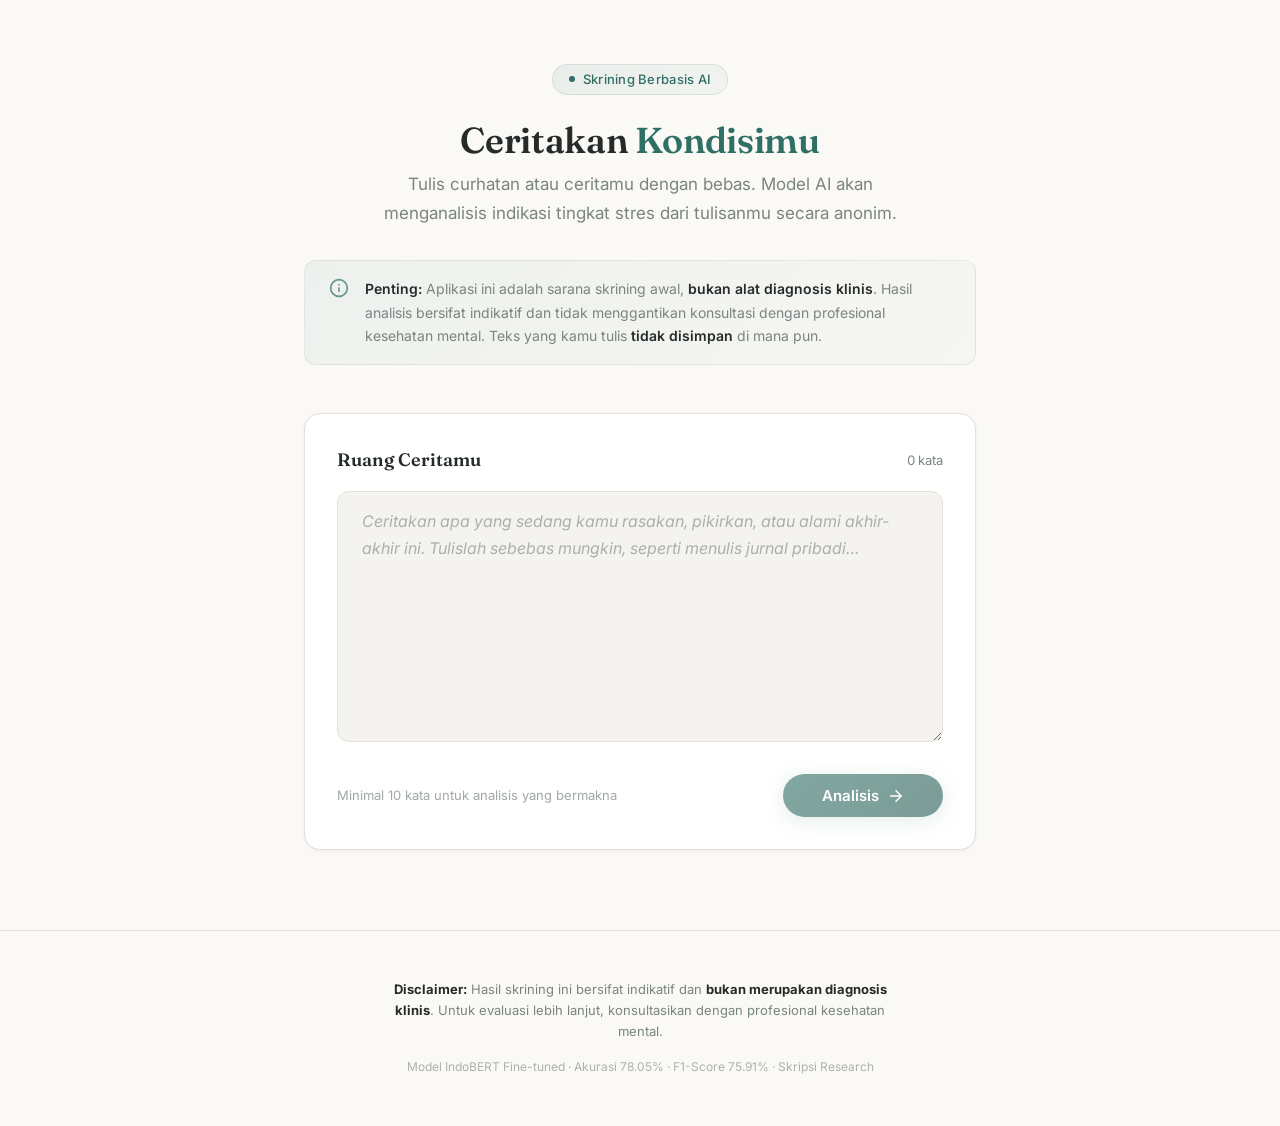
<file: frontend/index.html>
<!DOCTYPE html>
<html lang="id">
<head>
  <meta charset="UTF-8">
  <meta name="viewport" content="width=device-width, initial-scale=1.0">
  <meta name="description" content="Aplikasi skrining awal tingkat stres santri berbasis analisis teks menggunakan model IndoBERT. Bukan alat diagnosis klinis.">
  <meta name="robots" content="noindex, nofollow">
  <title>Skrining Stres Santri — Berbasis IndoBERT</title>

  <!-- Fonts: Fraunces (heading) + Inter (body) -->
  <link rel="preconnect" href="https://fonts.googleapis.com">
  <link rel="preconnect" href="https://fonts.gstatic.com" crossorigin>
  <link href="https://fonts.googleapis.com/css2?family=Fraunces:opsz,wght@9..144,400;9..144,500;9..144,600;9..144,700&family=Inter:wght@400;500;600;700&display=swap" rel="stylesheet">

  <link rel="stylesheet" href="style.css">
</head>
<body>

  <!-- ═══ Loading Overlay (FR-03) ═══ -->
  <div class="loading-overlay" id="loadingOverlay" aria-live="assertive" aria-label="Memproses analisis">
    <div class="loading-spinner-large"></div>
    <p class="loading-text">Menganalisis tulisanmu…</p>
    <p class="loading-subtext">Model sedang memproses narasi, mohon tunggu sebentar.</p>
  </div>

  <!-- ═══ Main Content ═══ -->
  <main class="container" role="main">

    <!-- ─── Header ─── -->
    <header class="app-header">
      <div class="header-badge">
        <span class="badge-dot"></span>
        Skrining Berbasis AI
      </div>
      <h1>Ceritakan <span class="highlight">Kondisimu</span></h1>
      <p class="header-subtitle">
        Tulis curhatan atau ceritamu dengan bebas. Model AI akan menganalisis 
        indikasi tingkat stres dari tulisanmu secara anonim.
      </p>
    </header>

    <!-- ─── Disclaimer (FR-06) ─── -->
    <div class="disclaimer-banner" id="disclaimerBanner" role="note">
      <svg class="disclaimer-icon" viewBox="0 0 24 24" fill="none" stroke="currentColor" stroke-width="2" stroke-linecap="round" stroke-linejoin="round">
        <circle cx="12" cy="12" r="10"></circle>
        <line x1="12" y1="16" x2="12" y2="12"></line>
        <line x1="12" y1="8" x2="12.01" y2="8"></line>
      </svg>
      <p>
        <strong>Penting:</strong> Aplikasi ini adalah sarana skrining awal, 
        <strong>bukan alat diagnosis klinis</strong>. Hasil analisis bersifat indikatif 
        dan tidak menggantikan konsultasi dengan profesional kesehatan mental. 
        Teks yang kamu tulis <strong>tidak disimpan</strong> di mana pun.
      </p>
    </div>

    <!-- ─── Error Message ─── -->
    <div class="error-message" id="errorMessage" role="alert">
      <svg class="error-icon" viewBox="0 0 24 24" fill="none" stroke="currentColor" stroke-width="2" stroke-linecap="round" stroke-linejoin="round">
        <circle cx="12" cy="12" r="10"></circle>
        <line x1="15" y1="9" x2="9" y2="15"></line>
        <line x1="9" y1="9" x2="15" y2="15"></line>
      </svg>
      <span id="errorText"></span>
    </div>

    <!-- ─── Input Card (FR-01) ─── -->
    <section class="input-card" id="inputCard">
      <div class="input-card-header">
        <label for="inputTeks">Ruang Ceritamu</label>
        <span class="word-counter" id="wordCounter">0 kata</span>
      </div>

      <textarea 
        id="inputTeks" 
        class="input-textarea" 
        placeholder="Ceritakan apa yang sedang kamu rasakan, pikirkan, atau alami akhir-akhir ini. Tulislah sebebas mungkin, seperti menulis jurnal pribadi…"
        rows="8"
        aria-describedby="inputHint"
      ></textarea>

      <div class="input-actions">
        <span class="input-hint" id="inputHint">Minimal 10 kata untuk analisis yang bermakna</span>
        <button type="button" class="btn-primary" id="btnAnalisis" disabled>
          <span id="btnText">Analisis</span>
          <svg class="btn-icon" id="btnIcon" viewBox="0 0 24 24" fill="none" stroke="currentColor" stroke-width="2" stroke-linecap="round" stroke-linejoin="round">
            <line x1="5" y1="12" x2="19" y2="12"></line>
            <polyline points="12 5 19 12 12 19"></polyline>
          </svg>
          <div class="spinner" id="btnSpinner" style="display:none;"></div>
        </button>
      </div>
    </section>

    <!-- ═══ Kartu Refleksi (FR-04) ═══ -->
    <section class="result-section" id="resultSection" aria-live="polite">
      <div class="refleksi-card" id="resultCard">
        
        <!-- Decorative accent strip -->
        <div class="refleksi-accent" id="refleksiAccent"></div>

        <!-- Refleksi Header -->
        <div class="refleksi-header">
          <div class="refleksi-icon-wrap" id="refleksiIconWrap">
            <svg class="refleksi-icon" id="refleksiIcon" viewBox="0 0 24 24" fill="none" stroke="currentColor" stroke-width="1.5" stroke-linecap="round" stroke-linejoin="round">
              <!-- Icon set by JS per level -->
            </svg>
          </div>
          <div>
            <h2 class="refleksi-title">Kartu Refleksi</h2>
            <p class="refleksi-subtitle" id="refleksiSubtitle">Hasil skrining awal — bukan diagnosis klinis</p>
          </div>
        </div>

        <!-- Pesan Reflektif -->
        <div class="refleksi-body">
          <p class="refleksi-message" id="resultMessage"></p>
          <p class="refleksi-reminder">
            <svg width="14" height="14" viewBox="0 0 24 24" fill="none" stroke="currentColor" stroke-width="2" stroke-linecap="round" stroke-linejoin="round">
              <circle cx="12" cy="12" r="10"></circle>
              <line x1="12" y1="16" x2="12" y2="12"></line>
              <line x1="12" y1="8" x2="12.01" y2="8"></line>
            </svg>
            Ini adalah skrining awal berbasis AI, bukan penilaian profesional.
          </p>
        </div>

        <!-- Confidence Scores (collapsible) -->
        <details class="confidence-details">
          <summary>Lihat detail distribusi model</summary>
          <div class="confidence-bar-group">
            <div class="confidence-bar-item">
              <span class="confidence-label">Normal</span>
              <div class="confidence-bar-track">
                <div class="confidence-bar-fill bar-normal" id="barNormal"></div>
              </div>
              <span class="confidence-value" id="valNormal">0%</span>
            </div>
            <div class="confidence-bar-item">
              <span class="confidence-label">Sedang</span>
              <div class="confidence-bar-track">
                <div class="confidence-bar-fill bar-sedang" id="barSedang"></div>
              </div>
              <span class="confidence-value" id="valSedang">0%</span>
            </div>
            <div class="confidence-bar-item">
              <span class="confidence-label">Tinggi</span>
              <div class="confidence-bar-track">
                <div class="confidence-bar-fill bar-tinggi" id="barTinggi"></div>
              </div>
              <span class="confidence-value" id="valTinggi">0%</span>
            </div>
          </div>
        </details>

        <!-- Rujukan (FR-05) — muncul otomatis saat Tinggi -->
        <div class="rujukan-section" id="rujukanSection" style="display:none;" role="complementary" aria-label="Informasi bantuan dan rujukan">
          <div class="rujukan-header">
            <svg class="rujukan-icon" viewBox="0 0 24 24" fill="none" stroke="currentColor" stroke-width="2" stroke-linecap="round" stroke-linejoin="round">
              <path d="M20.84 4.61a5.5 5.5 0 0 0-7.78 0L12 5.67l-1.06-1.06a5.5 5.5 0 0 0-7.78 7.78l1.06 1.06L12 21.23l7.78-7.78 1.06-1.06a5.5 5.5 0 0 0 0-7.78z"></path>
            </svg>
            <h3>Kamu Tidak Sendiri</h3>
          </div>
          <p class="rujukan-intro">Ada orang-orang yang siap mendengarkan dan membantumu. Jangan ragu untuk menghubungi:</p>
          <div class="rujukan-list">
            <div class="rujukan-item">
              <div class="rujukan-item-icon">
                <svg viewBox="0 0 24 24" fill="none" stroke="currentColor" stroke-width="2" stroke-linecap="round" stroke-linejoin="round">
                  <path d="M17 21v-2a4 4 0 0 0-4-4H5a4 4 0 0 0-4 4v2"></path>
                  <circle cx="9" cy="7" r="4"></circle>
                  <path d="M23 21v-2a4 4 0 0 0-3-3.87"></path>
                  <path d="M16 3.13a4 4 0 0 1 0 7.75"></path>
                </svg>
              </div>
              <div class="rujukan-item-content">
                <h4>Konselor/Pendamping Pondok</h4>
                <p id="rujukanInternal">Silakan hubungi pengurus pondok untuk informasi konselor yang tersedia.</p>
              </div>
            </div>
            <div class="rujukan-item">
              <div class="rujukan-item-icon">
                <svg viewBox="0 0 24 24" fill="none" stroke="currentColor" stroke-width="2" stroke-linecap="round" stroke-linejoin="round">
                  <path d="M22 16.92v3a2 2 0 0 1-2.18 2 19.79 19.79 0 0 1-8.63-3.07 19.5 19.5 0 0 1-6-6 19.79 19.79 0 0 1-3.07-8.67A2 2 0 0 1 4.11 2h3a2 2 0 0 1 2 1.72 12.84 12.84 0 0 0 .7 2.81 2 2 0 0 1-.45 2.11L8.09 9.91a16 16 0 0 0 6 6l1.27-1.27a2 2 0 0 1 2.11-.45 12.84 12.84 0 0 0 2.81.7A2 2 0 0 1 22 16.92z"></path>
                </svg>
              </div>
              <div class="rujukan-item-content">
                <h4>Kontak Eksternal</h4>
                <p id="rujukanEksternal">Biro Psikologi Psy Up: 089507520507 (SETIAP HARI: 08.00 - 20.00 WIB)</p>
              </div>
            </div>
          </div>
        </div>

        <!-- Reset Button -->
        <div style="text-align: center;">
          <button type="button" class="btn-reset" id="btnReset">
            <svg class="btn-icon" viewBox="0 0 24 24" fill="none" stroke="currentColor" stroke-width="2" stroke-linecap="round" stroke-linejoin="round">
              <polyline points="1 4 1 10 7 10"></polyline>
              <path d="M3.51 15a9 9 0 1 0 2.13-9.36L1 10"></path>
            </svg>
            Tulis Cerita Baru
          </button>
        </div>

      </div>
    </section>

  </main>

  <!-- ═══ Footer (FR-06 — disclaimer permanen) ═══ -->
  <footer class="app-footer">
    <div class="container">
      <p class="footer-disclaimer">
        <strong>Disclaimer:</strong> Hasil skrining ini bersifat indikatif dan 
        <strong>bukan merupakan diagnosis klinis</strong>. Untuk evaluasi lebih lanjut, 
        konsultasikan dengan profesional kesehatan mental.
      </p>
      <p class="footer-meta">
        Model IndoBERT Fine-tuned · Akurasi 78.05% · F1-Score 75.91% · Skripsi Research
      </p>
    </div>
  </footer>

  <script src="script.js"></script>
</body>
</html>
</file>
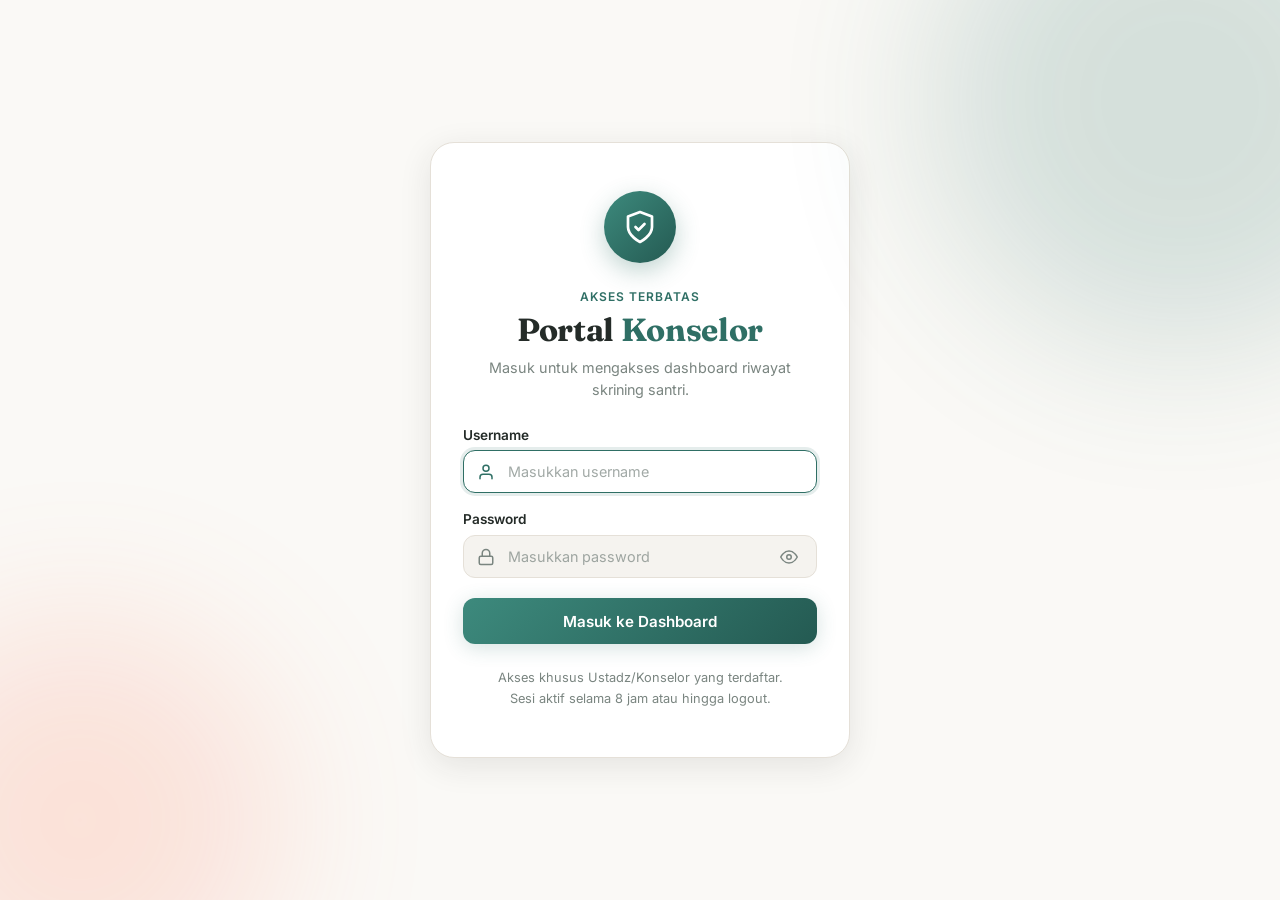
<file: frontend/login.html>
<!DOCTYPE html>
<html lang="id">
<head>
  <meta charset="UTF-8">
  <meta name="viewport" content="width=device-width, initial-scale=1.0">
  <meta name="description" content="Login Ustadz/Konselor — Dashboard Skrining Stres Santri">
  <meta name="robots" content="noindex, nofollow">
  <title>Login Konselor — Skrining Stres Santri</title>

  <!-- Fonts -->
  <link rel="preconnect" href="https://fonts.googleapis.com">
  <link rel="preconnect" href="https://fonts.gstatic.com" crossorigin>
  <link href="https://fonts.googleapis.com/css2?family=Fraunces:opsz,wght@9..144,400;9..144,600;9..144,700&family=Inter:wght@400;500;600;700&display=swap" rel="stylesheet">

  <link rel="stylesheet" href="style.css">
  <link rel="stylesheet" href="login.css">
</head>
<body class="login-body">

  <main class="login-wrapper" role="main">

    <!-- ─── Login Card ─── -->
    <div class="login-card" id="loginCard">

      <!-- Illustration / Icon -->
      <div class="login-icon-wrap">
        <div class="login-icon-ring">
          <svg class="login-icon" viewBox="0 0 24 24" fill="none" stroke="currentColor"
               stroke-width="1.8" stroke-linecap="round" stroke-linejoin="round" aria-hidden="true">
            <path d="M12 22s8-4 8-10V5l-8-3-8 3v7c0 6 8 10 8 10z"></path>
            <polyline points="9 12 11 14 15 10"></polyline>
          </svg>
        </div>
      </div>

      <!-- Header -->
      <div class="login-header">
        <p class="login-eyebrow">Akses Terbatas</p>
        <h1 class="login-title">
          Portal <span class="login-highlight">Konselor</span>
        </h1>
        <p class="login-subtitle">
          Masuk untuk mengakses dashboard riwayat skrining santri.
        </p>
      </div>

      <!-- Error Alert -->
      <div class="login-error" id="loginError" role="alert" aria-live="polite" style="display:none;">
        <svg viewBox="0 0 24 24" fill="none" stroke="currentColor" stroke-width="2"
             stroke-linecap="round" stroke-linejoin="round" aria-hidden="true">
          <circle cx="12" cy="12" r="10"></circle>
          <line x1="12" y1="8" x2="12" y2="12"></line>
          <line x1="12" y1="16" x2="12.01" y2="16"></line>
        </svg>
        <span id="loginErrorText">Username atau password salah.</span>
      </div>

      <!-- Form -->
      <form class="login-form" id="loginForm" novalidate>
        <div class="login-field">
          <label class="login-label" for="inputUsername">Username</label>
          <div class="login-input-wrap">
            <svg class="login-input-icon" viewBox="0 0 24 24" fill="none" stroke="currentColor"
                 stroke-width="2" stroke-linecap="round" stroke-linejoin="round" aria-hidden="true">
              <path d="M20 21v-2a4 4 0 0 0-4-4H8a4 4 0 0 0-4 4v2"></path>
              <circle cx="12" cy="7" r="4"></circle>
            </svg>
            <input
              type="text"
              id="inputUsername"
              class="login-input"
              placeholder="Masukkan username"
              autocomplete="username"
              autocapitalize="none"
              spellcheck="false"
              required
            >
          </div>
        </div>

        <div class="login-field">
          <label class="login-label" for="inputPassword">Password</label>
          <div class="login-input-wrap">
            <svg class="login-input-icon" viewBox="0 0 24 24" fill="none" stroke="currentColor"
                 stroke-width="2" stroke-linecap="round" stroke-linejoin="round" aria-hidden="true">
              <rect x="3" y="11" width="18" height="11" rx="2" ry="2"></rect>
              <path d="M7 11V7a5 5 0 0 1 10 0v4"></path>
            </svg>
            <input
              type="password"
              id="inputPassword"
              class="login-input"
              placeholder="Masukkan password"
              autocomplete="current-password"
              required
            >
            <button type="button" class="btn-toggle-pw" id="btnTogglePw"
                    aria-label="Tampilkan atau sembunyikan password">
              <svg id="iconEye" viewBox="0 0 24 24" fill="none" stroke="currentColor"
                   stroke-width="2" stroke-linecap="round" stroke-linejoin="round">
                <path d="M1 12s4-8 11-8 11 8 11 8-4 8-11 8-11-8-11-8z"></path>
                <circle cx="12" cy="12" r="3"></circle>
              </svg>
              <svg id="iconEyeOff" viewBox="0 0 24 24" fill="none" stroke="currentColor"
                   stroke-width="2" stroke-linecap="round" stroke-linejoin="round" style="display:none;">
                <path d="M17.94 17.94A10.07 10.07 0 0 1 12 20c-7 0-11-8-11-8a18.45 18.45 0 0 1 5.06-5.94"></path>
                <path d="M9.9 4.24A9.12 9.12 0 0 1 12 4c7 0 11 8 11 8a18.5 18.5 0 0 1-2.16 3.19"></path>
                <line x1="1" y1="1" x2="23" y2="23"></line>
              </svg>
            </button>
          </div>
        </div>

        <button type="submit" class="btn-login" id="btnLogin">
          <span id="btnLoginText">Masuk ke Dashboard</span>
          <span id="btnLoginSpinner" class="login-spinner" style="display:none;" aria-hidden="true"></span>
        </button>
      </form>

      <!-- Footer note -->
      <p class="login-note">
        Akses khusus Ustadz/Konselor yang terdaftar.
        <br>Sesi aktif selama 8 jam atau hingga logout.
      </p>
    </div>

    <!-- Decorative background blobs -->
    <div class="login-blob login-blob-1" aria-hidden="true"></div>
    <div class="login-blob login-blob-2" aria-hidden="true"></div>
  </main>

  <script src="login.js"></script>
</body>
</html>
</file>
<file: frontend/style.css>
/* ═══════════════════════════════════════════════════════════════════
   Design System — Aplikasi Klasifikasi Stres Santri
   Arah: putih hangat, kalem, tidak menghakimi
   Fonts: Fraunces (heading) + Inter (body)
   ═══════════════════════════════════════════════════════════════════ */

/* ─── CSS Custom Properties (Design Tokens) ─────────────────────── */
:root {
  /* Colors — PRD Section 6.2 */
  --bg-main: #FAF9F6;
  --bg-card: #FFFFFF;
  --bg-input: #F5F3EF;
  --primary: #2F6F65;
  --primary-light: #3D8A7D;
  --primary-dark: #245A52;
  --accent: #FF7A59;
  --accent-light: #FF9A80;
  --text-primary: #242B28;
  --text-secondary: #7A8580;
  --text-inverse: #FFFFFF;
  --border: #E5E0D8;
  --border-focus: #2F6F65;

  /* Level Colors — warna psikologis yang menenangkan */
  --level-normal: #7CBAD4;         /* Biru muda — tenang, aman */
  --level-normal-bg: #EBF5F9;
  --level-normal-border: #B3D9E8;
  --level-sedang: #E2C36B;         /* Kuning kalem — perhatian lembut */
  --level-sedang-bg: #FBF6E8;
  --level-sedang-border: #EDD99A;
  --level-tinggi: #E09A5A;         /* Jingga hangat — peduli, bukan alarm */
  --level-tinggi-bg: #FDF2E9;
  --level-tinggi-border: #EBBF94;

  /* Shadows */
  --shadow-sm: 0 1px 3px rgba(36, 43, 40, 0.06);
  --shadow-md: 0 4px 16px rgba(36, 43, 40, 0.08);
  --shadow-lg: 0 8px 32px rgba(36, 43, 40, 0.10);
  --shadow-glow-primary: 0 4px 20px rgba(47, 111, 101, 0.20);

  /* Spacing */
  --space-xs: 0.25rem;
  --space-sm: 0.5rem;
  --space-md: 1rem;
  --space-lg: 1.5rem;
  --space-xl: 2rem;
  --space-2xl: 3rem;
  --space-3xl: 4rem;

  /* Border Radius */
  --radius-sm: 8px;
  --radius-md: 12px;
  --radius-lg: 16px;
  --radius-xl: 24px;
  --radius-full: 9999px;

  /* Transitions */
  --transition-fast: 150ms ease;
  --transition-base: 250ms ease;
  --transition-slow: 400ms cubic-bezier(0.16, 1, 0.3, 1);
  --transition-spring: 500ms cubic-bezier(0.34, 1.56, 0.64, 1);
}


/* ─── Reset & Base ──────────────────────────────────────────────── */
*,
*::before,
*::after {
  box-sizing: border-box;
  margin: 0;
  padding: 0;
}

html {
  font-size: 16px;
  scroll-behavior: smooth;
  -webkit-font-smoothing: antialiased;
  -moz-osx-font-smoothing: grayscale;
}

body {
  font-family: 'Inter', -apple-system, BlinkMacSystemFont, 'Segoe UI', sans-serif;
  background-color: var(--bg-main);
  color: var(--text-primary);
  line-height: 1.6;
  min-height: 100vh;
  display: flex;
  flex-direction: column;
}


/* ─── Typography ────────────────────────────────────────────────── */
h1, h2, h3 {
  font-family: 'Fraunces', 'Georgia', serif;
  font-weight: 600;
  line-height: 1.2;
  letter-spacing: -0.01em;
}

h1 { font-size: 2.25rem; }
h2 { font-size: 1.5rem; }
h3 { font-size: 1.125rem; }

p {
  line-height: 1.7;
  color: var(--text-secondary);
}


/* ─── Layout Container ─────────────────────────────────────────── */
.container {
  width: 100%;
  max-width: 720px;
  margin: 0 auto;
  padding: 0 var(--space-lg);
}


/* ─── Header ────────────────────────────────────────────────────── */
.app-header {
  padding: var(--space-3xl) 0 var(--space-xl);
  text-align: center;
}

.header-badge {
  display: inline-flex;
  align-items: center;
  gap: var(--space-sm);
  padding: var(--space-xs) var(--space-md);
  background: linear-gradient(135deg, rgba(47, 111, 101, 0.08), rgba(47, 111, 101, 0.04));
  border: 1px solid rgba(47, 111, 101, 0.12);
  border-radius: var(--radius-full);
  font-size: 0.8125rem;
  color: var(--primary);
  font-weight: 500;
  margin-bottom: var(--space-lg);
  letter-spacing: 0.02em;
}

.header-badge .badge-dot {
  width: 6px;
  height: 6px;
  background: var(--primary);
  border-radius: 50%;
  animation: pulse-dot 2s ease-in-out infinite;
}

@keyframes pulse-dot {
  0%, 100% { opacity: 1; transform: scale(1); }
  50% { opacity: 0.5; transform: scale(0.8); }
}

.app-header h1 {
  color: var(--text-primary);
  margin-bottom: var(--space-sm);
}

.app-header h1 .highlight {
  color: var(--primary);
}

.header-subtitle {
  font-size: 1.0625rem;
  color: var(--text-secondary);
  max-width: 520px;
  margin: 0 auto;
}


/* ─── Disclaimer Banner ─────────────────────────────────────────── */
.disclaimer-banner {
  display: flex;
  align-items: flex-start;
  gap: var(--space-md);
  padding: var(--space-md) var(--space-lg);
  background: linear-gradient(135deg, rgba(47, 111, 101, 0.06), rgba(47, 111, 101, 0.02));
  border: 1px solid rgba(47, 111, 101, 0.10);
  border-radius: var(--radius-md);
  margin-bottom: var(--space-2xl);
  font-size: 0.875rem;
  line-height: 1.6;
  color: var(--text-secondary);
}

.disclaimer-banner .disclaimer-icon {
  flex-shrink: 0;
  width: 20px;
  height: 20px;
  margin-top: 1px;
  color: var(--primary);
  opacity: 0.7;
}

.disclaimer-banner strong {
  color: var(--text-primary);
  font-weight: 600;
}


/* ─── Input Card (Jurnal-style) ─────────────────────────────────── */
.input-card {
  background: var(--bg-card);
  border-radius: var(--radius-lg);
  border: 1px solid var(--border);
  box-shadow: var(--shadow-sm);
  padding: var(--space-xl);
  margin-bottom: var(--space-xl);
  transition: box-shadow var(--transition-base), border-color var(--transition-base);
}

.input-card:focus-within {
  border-color: var(--border-focus);
  box-shadow: var(--shadow-md), 0 0 0 3px rgba(47, 111, 101, 0.08);
}

.input-card-header {
  display: flex;
  align-items: center;
  justify-content: space-between;
  margin-bottom: var(--space-md);
}

.input-card-header label {
  font-family: 'Fraunces', serif;
  font-size: 1.125rem;
  font-weight: 600;
  color: var(--text-primary);
}

.word-counter {
  font-size: 0.8125rem;
  color: var(--text-secondary);
  font-variant-numeric: tabular-nums;
  transition: color var(--transition-fast);
}

.word-counter.warning {
  color: var(--level-sedang);
}

.word-counter.valid {
  color: var(--level-normal);
}

.input-textarea {
  width: 100%;
  min-height: 180px;
  padding: var(--space-md) var(--space-lg);
  border: 1px solid var(--border);
  border-radius: var(--radius-md);
  background: var(--bg-input);
  font-family: 'Inter', sans-serif;
  font-size: 1rem;
  line-height: 1.7;
  color: var(--text-primary);
  resize: vertical;
  transition: border-color var(--transition-fast), background var(--transition-fast);
  outline: none;
}

.input-textarea::placeholder {
  color: var(--text-secondary);
  opacity: 0.6;
  font-style: italic;
}

.input-textarea:focus {
  border-color: var(--primary);
  background: var(--bg-card);
}

.input-actions {
  display: flex;
  align-items: center;
  justify-content: space-between;
  margin-top: var(--space-lg);
  gap: var(--space-md);
}

.input-hint {
  font-size: 0.8125rem;
  color: var(--text-secondary);
  opacity: 0.7;
}


/* ─── Primary Button ────────────────────────────────────────────── */
.btn-primary {
  display: inline-flex;
  align-items: center;
  justify-content: center;
  gap: var(--space-sm);
  padding: 0.75rem 2rem;
  background: linear-gradient(135deg, var(--primary), var(--primary-dark));
  color: var(--text-inverse);
  font-family: 'Inter', sans-serif;
  font-size: 0.9375rem;
  font-weight: 600;
  border: none;
  border-radius: var(--radius-full);
  cursor: pointer;
  transition: all var(--transition-base);
  box-shadow: var(--shadow-glow-primary);
  position: relative;
  overflow: hidden;
  min-width: 160px;
}

.btn-primary::before {
  content: '';
  position: absolute;
  inset: 0;
  background: linear-gradient(135deg, rgba(255,255,255,0.1), transparent);
  opacity: 0;
  transition: opacity var(--transition-fast);
}

.btn-primary:hover:not(:disabled) {
  transform: translateY(-1px);
  box-shadow: 0 6px 24px rgba(47, 111, 101, 0.30);
}

.btn-primary:hover:not(:disabled)::before {
  opacity: 1;
}

.btn-primary:active:not(:disabled) {
  transform: translateY(0);
}

.btn-primary:disabled {
  opacity: 0.6;
  cursor: not-allowed;
  transform: none;
}

.btn-primary .btn-icon {
  width: 18px;
  height: 18px;
  transition: transform var(--transition-base);
}

.btn-primary:hover:not(:disabled) .btn-icon {
  transform: translateX(2px);
}


/* ─── Loading Spinner ───────────────────────────────────────────── */
.spinner {
  width: 18px;
  height: 18px;
  border: 2px solid rgba(255, 255, 255, 0.3);
  border-top-color: white;
  border-radius: 50%;
  animation: spin 0.7s linear infinite;
}

@keyframes spin {
  to { transform: rotate(360deg); }
}


/* ─── Error Message ─────────────────────────────────────────────── */
.error-message {
  display: none;
  align-items: flex-start;
  gap: var(--space-sm);
  padding: var(--space-md) var(--space-lg);
  background: var(--level-tinggi-bg);
  border: 1px solid var(--level-tinggi-border);
  border-radius: var(--radius-md);
  margin-bottom: var(--space-lg);
  font-size: 0.875rem;
  color: var(--level-tinggi);
  animation: shake 0.4s ease;
}

.error-message.visible {
  display: flex;
}

.error-message .error-icon {
  flex-shrink: 0;
  width: 18px;
  height: 18px;
  margin-top: 1px;
}

@keyframes shake {
  0%, 100% { transform: translateX(0); }
  20% { transform: translateX(-4px); }
  40% { transform: translateX(4px); }
  60% { transform: translateX(-3px); }
  80% { transform: translateX(2px); }
}


/* ─── Kartu Refleksi ────────────────────────────────────────────── */
.result-section {
  margin-bottom: var(--space-2xl);
  opacity: 0;
  transform: translateY(16px);
  transition: opacity var(--transition-slow), transform var(--transition-slow);
  pointer-events: none;
  max-height: 0;
  overflow: hidden;
}

.result-section.visible {
  opacity: 1;
  transform: translateY(0);
  pointer-events: all;
  max-height: 3000px;
  overflow: visible;
}

.refleksi-card {
  background: var(--bg-card);
  border-radius: var(--radius-xl);
  border: 1px solid var(--border);
  box-shadow: var(--shadow-md);
  padding: var(--space-xl) var(--space-xl) var(--space-lg);
  position: relative;
  overflow: hidden;
}

/* Top gradient accent strip */
.refleksi-accent {
  position: absolute;
  top: 0;
  left: 0;
  right: 0;
  height: 5px;
  transition: background var(--transition-base);
}

.level-normal .refleksi-accent,
.level-normal .refleksi-accent {
  background: linear-gradient(90deg, #A8D8EA, #7CBAD4);
}
.level-sedang .refleksi-accent {
  background: linear-gradient(90deg, #F0E0A0, #E2C36B);
}
.level-tinggi .refleksi-accent {
  background: linear-gradient(90deg, #F0C09A, #E09A5A);
}

/* Refleksi Header */
.refleksi-header {
  display: flex;
  align-items: center;
  gap: var(--space-lg);
  margin-bottom: var(--space-xl);
  padding-top: var(--space-sm);
}

.refleksi-icon-wrap {
  flex-shrink: 0;
  width: 52px;
  height: 52px;
  border-radius: 50%;
  display: flex;
  align-items: center;
  justify-content: center;
  transition: background var(--transition-base), border-color var(--transition-base);
  border: 2px solid var(--border);
}

.level-normal .refleksi-icon-wrap,
.level-normal .refleksi-icon-wrap {
  background: var(--level-normal-bg);
  border-color: var(--level-normal-border);
  color: #4A96B0;
}
.level-sedang .refleksi-icon-wrap {
  background: var(--level-sedang-bg);
  border-color: var(--level-sedang-border);
  color: #B09030;
}
.level-tinggi .refleksi-icon-wrap {
  background: var(--level-tinggi-bg);
  border-color: var(--level-tinggi-border);
  color: #C07A3E;
}

.refleksi-icon {
  width: 24px;
  height: 24px;
}

.refleksi-title {
  font-family: 'Fraunces', serif;
  font-size: 1.25rem;
  font-weight: 600;
  color: var(--text-primary);
  margin-bottom: 2px;
}

.refleksi-subtitle {
  font-size: 0.8125rem;
  color: var(--text-secondary);
  font-style: italic;
}

/* Refleksi Body */
.refleksi-body {
  margin-bottom: var(--space-lg);
}

.refleksi-message {
  font-size: 1rem;
  color: var(--text-primary);
  line-height: 1.8;
  padding: var(--space-lg);
  border-radius: var(--radius-md);
  margin-bottom: var(--space-md);
  transition: background var(--transition-base), border-color var(--transition-base);
}

.level-normal .refleksi-message,
.level-normal .refleksi-message {
  background: linear-gradient(135deg, var(--level-normal-bg), #F0F8FB);
  border-left: 3px solid var(--level-normal);
}
.level-sedang .refleksi-message {
  background: linear-gradient(135deg, var(--level-sedang-bg), #FDFAF0);
  border-left: 3px solid var(--level-sedang);
}
.level-tinggi .refleksi-message {
  background: linear-gradient(135deg, var(--level-tinggi-bg), #FEF6F0);
  border-left: 3px solid var(--level-tinggi);
}

.refleksi-reminder {
  display: flex;
  align-items: center;
  gap: var(--space-sm);
  font-size: 0.75rem;
  color: var(--text-secondary);
  opacity: 0.7;
  font-style: italic;
}

.refleksi-reminder svg {
  flex-shrink: 0;
  opacity: 0.5;
}


/* ─── Confidence Details (collapsible) ──────────────────────────── */
.confidence-details {
  margin-bottom: var(--space-lg);
  border: 1px solid var(--border);
  border-radius: var(--radius-md);
  overflow: hidden;
}

.confidence-details summary {
  padding: var(--space-md) var(--space-lg);
  font-size: 0.8125rem;
  font-weight: 500;
  color: var(--text-secondary);
  cursor: pointer;
  background: var(--bg-input);
  transition: background var(--transition-fast);
  list-style: none;
  display: flex;
  align-items: center;
  gap: var(--space-sm);
}

.confidence-details summary::before {
  content: '';
  width: 0;
  height: 0;
  border-left: 5px solid var(--text-secondary);
  border-top: 4px solid transparent;
  border-bottom: 4px solid transparent;
  transition: transform var(--transition-fast);
}

.confidence-details[open] summary::before {
  transform: rotate(90deg);
}

.confidence-details summary::-webkit-details-marker {
  display: none;
}

.confidence-details summary:hover {
  background: var(--border);
}

.confidence-details .confidence-bar-group {
  padding: var(--space-md) var(--space-lg);
  display: flex;
  flex-direction: column;
  gap: var(--space-sm);
}

.confidence-bar-item {
  display: grid;
  grid-template-columns: 70px 1fr 52px;
  align-items: center;
  gap: var(--space-md);
}

.confidence-label {
  font-size: 0.8125rem;
  font-weight: 500;
  color: var(--text-secondary);
}

.confidence-bar-track {
  height: 8px;
  background: var(--bg-input);
  border-radius: var(--radius-full);
  overflow: hidden;
}

.confidence-bar-fill {
  height: 100%;
  border-radius: var(--radius-full);
  transition: width 0.8s cubic-bezier(0.16, 1, 0.3, 1);
  width: 0%;
}

.confidence-bar-fill.bar-normal { background: var(--level-normal); }
.confidence-bar-fill.bar-sedang { background: var(--level-sedang); }
.confidence-bar-fill.bar-tinggi { background: var(--level-tinggi); }

.confidence-value {
  font-size: 0.8125rem;
  font-weight: 600;
  color: var(--text-primary);
  text-align: right;
  font-variant-numeric: tabular-nums;
}


/* ─── Rujukan Card (FR-05) ──────────────────────────────────────── */
.rujukan-section {
  margin-top: var(--space-md);
  margin-bottom: var(--space-lg);
  padding: var(--space-xl);
  background: linear-gradient(135deg, var(--level-tinggi-bg), #FEF6F0);
  border: 1px solid var(--level-tinggi-border);
  border-radius: var(--radius-md);
  animation: fadeSlideIn 0.5s ease 0.3s both;
}

@keyframes fadeSlideIn {
  from { opacity: 0; transform: translateY(8px); }
  to { opacity: 1; transform: translateY(0); }
}

.rujukan-header {
  display: flex;
  align-items: center;
  gap: var(--space-sm);
  margin-bottom: var(--space-sm);
}

.rujukan-header .rujukan-icon {
  width: 20px;
  height: 20px;
  color: var(--level-tinggi);
}

.rujukan-header h3 {
  font-family: 'Fraunces', serif;
  font-size: 1.0625rem;
  color: var(--text-primary);
}

.rujukan-intro {
  font-size: 0.875rem;
  color: var(--text-secondary);
  margin-bottom: var(--space-md);
  line-height: 1.6;
}

.rujukan-list {
  display: flex;
  flex-direction: column;
  gap: var(--space-md);
}

.rujukan-item {
  display: flex;
  align-items: flex-start;
  gap: var(--space-md);
  padding: var(--space-md);
  background: rgba(255, 255, 255, 0.7);
  border-radius: var(--radius-sm);
  border: 1px solid rgba(224, 154, 90, 0.15);
}

.rujukan-item > svg {
  flex-shrink: 0;
  width: 24px;
  height: 24px;
  color: var(--level-tinggi);
  margin-top: 2px;
}

.rujukan-content h4 {
  font-size: 0.875rem;
  font-weight: 600;
  color: var(--text-primary);
  margin-bottom: var(--space-xs);
}

.rujukan-content p {
  font-size: 0.8125rem;
  color: var(--text-secondary);
  line-height: 1.5;
}


/* ─── Reset Button ──────────────────────────────────────────────── */
.btn-reset {
  display: inline-flex;
  align-items: center;
  gap: var(--space-sm);
  padding: 0.625rem 1.5rem;
  background: transparent;
  color: var(--primary);
  font-family: 'Inter', sans-serif;
  font-size: 0.875rem;
  font-weight: 500;
  border: 1px solid var(--border);
  border-radius: var(--radius-full);
  cursor: pointer;
  transition: all var(--transition-base);
  margin-top: var(--space-lg);
}

.btn-reset:hover {
  background: rgba(47, 111, 101, 0.06);
  border-color: var(--primary);
}

.btn-reset .btn-icon {
  width: 16px;
  height: 16px;
  transition: transform var(--transition-base);
}

.btn-reset:hover .btn-icon {
  transform: rotate(-180deg);
}

/* ─── Footer ────────────────────────────────────────────────────── */
.app-footer {
  margin-top: auto;
  padding: var(--space-2xl) 0;
  text-align: center;
  border-top: 1px solid var(--border);
}

.footer-disclaimer {
  font-size: 0.8125rem;
  color: var(--text-secondary);
  max-width: 500px;
  margin: 0 auto var(--space-md);
  line-height: 1.6;
}

.footer-disclaimer strong {
  color: var(--text-primary);
}

.footer-meta {
  font-size: 0.75rem;
  color: var(--text-secondary);
  opacity: 0.6;
}


/* ─── Loading Overlay ───────────────────────────────────────────── */
.loading-overlay {
  display: none;
  position: fixed;
  inset: 0;
  background: rgba(250, 249, 246, 0.85);
  backdrop-filter: blur(4px);
  z-index: 100;
  align-items: center;
  justify-content: center;
  flex-direction: column;
  gap: var(--space-lg);
}

.loading-overlay.visible {
  display: flex;
}

.loading-spinner-large {
  width: 48px;
  height: 48px;
  border: 3px solid rgba(47, 111, 101, 0.15);
  border-top-color: var(--primary);
  border-radius: 50%;
  animation: spin 0.8s linear infinite;
}

.loading-text {
  font-family: 'Fraunces', serif;
  font-size: 1.125rem;
  color: var(--text-primary);
}

.loading-subtext {
  font-size: 0.875rem;
  color: var(--text-secondary);
}


/* ─── Responsive ────────────────────────────────────────────────── */
@media (max-width: 640px) {
  h1 { font-size: 1.75rem; }
  
  .container {
    padding: 0 var(--space-md);
  }

  .app-header {
    padding: var(--space-2xl) 0 var(--space-lg);
  }

  .input-card {
    padding: var(--space-lg);
  }

  .input-textarea {
    min-height: 150px;
    padding: var(--space-md);
  }

  .input-actions {
    flex-direction: column;
    align-items: stretch;
  }

  .btn-primary {
    width: 100%;
  }

  .input-hint {
    text-align: center;
  }

  .result-card {
    padding: var(--space-lg);
  }

  .confidence-bar-item {
    grid-template-columns: 60px 1fr 44px;
  }

  .rujukan-section {
    padding: var(--space-lg);
  }
}


/* ─── Accessibility ─────────────────────────────────────────────── */
@media (prefers-reduced-motion: reduce) {
  *,
  *::before,
  *::after {
    animation-duration: 0.01ms !important;
    animation-iteration-count: 1 !important;
    transition-duration: 0.01ms !important;
  }

  .result-section {
    transition: none;
  }
}

/* Focus visible for keyboard navigation */
:focus-visible {
  outline: 2px solid var(--primary);
  outline-offset: 2px;
}

button:focus:not(:focus-visible),
textarea:focus:not(:focus-visible) {
  outline: none;
}
</file>
<file: frontend/login.css>
/* ═══════════════════════════════════════════════════════════════════
   login.css — Styles halaman Login Konselor + komponen logout
   Menggunakan design tokens dari style.css
   ═══════════════════════════════════════════════════════════════════ */

/* ─── Login Page Layout ─────────────────────────────────────────── */
.login-body {
  min-height: 100vh;
  display: flex;
  align-items: center;
  justify-content: center;
  background: var(--bg-main);
  position: relative;
  overflow: hidden;
  padding: var(--space-lg);
}

.login-wrapper {
  width: 100%;
  max-width: 420px;
  position: relative;
  z-index: 1;
}

/* ─── Decorative Background Blobs ─────────────────────────────── */
.login-blob {
  position: fixed;
  border-radius: 50%;
  filter: blur(80px);
  opacity: 0.18;
  pointer-events: none;
  z-index: 0;
}

.login-blob-1 {
  width: 500px;
  height: 500px;
  background: var(--primary);
  top: -150px;
  right: -150px;
  animation: blob-drift 12s ease-in-out infinite alternate;
}

.login-blob-2 {
  width: 400px;
  height: 400px;
  background: var(--accent);
  bottom: -120px;
  left: -120px;
  animation: blob-drift 16s ease-in-out infinite alternate-reverse;
}

@keyframes blob-drift {
  from { transform: translate(0, 0) scale(1); }
  to   { transform: translate(30px, 20px) scale(1.05); }
}

/* ─── Login Card ────────────────────────────────────────────────── */
.login-card {
  background: var(--bg-card);
  border-radius: var(--radius-xl);
  padding: var(--space-2xl) var(--space-xl);
  box-shadow: var(--shadow-lg);
  border: 1px solid var(--border);
  display: flex;
  flex-direction: column;
  align-items: center;
  gap: var(--space-lg);
  animation: card-in 0.5s var(--transition-slow) both;
}

@keyframes card-in {
  from { opacity: 0; transform: translateY(24px) scale(0.98); }
  to   { opacity: 1; transform: translateY(0) scale(1); }
}

/* ─── Icon ──────────────────────────────────────────────────────── */
.login-icon-wrap {
  display: flex;
  align-items: center;
  justify-content: center;
}

.login-icon-ring {
  width: 72px;
  height: 72px;
  border-radius: 50%;
  background: linear-gradient(135deg, var(--primary-light), var(--primary-dark));
  display: flex;
  align-items: center;
  justify-content: center;
  box-shadow: 0 8px 24px rgba(47, 111, 101, 0.30);
  animation: icon-pulse 3s ease-in-out infinite;
}

@keyframes icon-pulse {
  0%, 100% { box-shadow: 0 8px 24px rgba(47, 111, 101, 0.30); }
  50%       { box-shadow: 0 8px 36px rgba(47, 111, 101, 0.50); }
}

.login-icon {
  width: 36px;
  height: 36px;
  color: #ffffff;
}

/* ─── Header Text ───────────────────────────────────────────────── */
.login-header {
  text-align: center;
}

.login-eyebrow {
  font-family: 'Inter', sans-serif;
  font-size: 0.75rem;
  font-weight: 600;
  letter-spacing: 0.08em;
  text-transform: uppercase;
  color: var(--primary);
  margin: 0 0 var(--space-xs);
}

.login-title {
  font-family: 'Fraunces', serif;
  font-size: 2rem;
  font-weight: 700;
  color: var(--text-primary);
  margin: 0 0 var(--space-sm);
  line-height: 1.2;
}

.login-highlight {
  color: var(--primary);
  position: relative;
}

.login-subtitle {
  font-family: 'Inter', sans-serif;
  font-size: 0.9rem;
  color: var(--text-secondary);
  margin: 0;
  line-height: 1.5;
}

/* ─── Error Alert ───────────────────────────────────────────────── */
.login-error {
  width: 100%;
  background: #FDF0EE;
  border: 1px solid #F5C6BF;
  border-radius: var(--radius-md);
  padding: var(--space-sm) var(--space-md);
  display: flex;
  align-items: center;
  gap: var(--space-sm);
  color: #C0392B;
  font-size: 0.875rem;
  font-weight: 500;
  animation: shake 0.35s ease;
}

.login-error svg {
  width: 18px;
  height: 18px;
  flex-shrink: 0;
}

@keyframes shake {
  0%, 100% { transform: translateX(0); }
  20%       { transform: translateX(-6px); }
  40%       { transform: translateX(6px); }
  60%       { transform: translateX(-4px); }
  80%       { transform: translateX(4px); }
}

/* ─── Form ──────────────────────────────────────────────────────── */
.login-form {
  width: 100%;
  display: flex;
  flex-direction: column;
  gap: var(--space-md);
}

.login-field {
  display: flex;
  flex-direction: column;
  gap: var(--space-xs);
}

.login-label {
  font-family: 'Inter', sans-serif;
  font-size: 0.85rem;
  font-weight: 600;
  color: var(--text-primary);
}

.login-input-wrap {
  position: relative;
  display: flex;
  align-items: center;
}

.login-input-icon {
  position: absolute;
  left: 14px;
  width: 18px;
  height: 18px;
  color: var(--text-secondary);
  pointer-events: none;
  flex-shrink: 0;
}

.login-input {
  width: 100%;
  padding: 0.75rem 1rem 0.75rem 2.75rem;
  font-family: 'Inter', sans-serif;
  font-size: 0.9rem;
  color: var(--text-primary);
  background: var(--bg-input);
  border: 1.5px solid var(--border);
  border-radius: var(--radius-md);
  outline: none;
  transition: border-color var(--transition-base), box-shadow var(--transition-base),
              background var(--transition-base);
  box-sizing: border-box;
}

.login-input::placeholder {
  color: var(--text-secondary);
  opacity: 0.7;
}

.login-input:focus {
  border-color: var(--border-focus);
  background: var(--bg-card);
  box-shadow: 0 0 0 3px rgba(47, 111, 101, 0.12);
}

.login-input:focus + .login-input-icon,
.login-input-wrap:focus-within .login-input-icon {
  color: var(--primary);
}

/* Password toggle button */
.btn-toggle-pw {
  position: absolute;
  right: 12px;
  width: 32px;
  height: 32px;
  display: flex;
  align-items: center;
  justify-content: center;
  background: none;
  border: none;
  cursor: pointer;
  color: var(--text-secondary);
  border-radius: var(--radius-sm);
  transition: color var(--transition-fast), background var(--transition-fast);
  padding: 0;
}

.btn-toggle-pw:hover {
  color: var(--primary);
  background: rgba(47, 111, 101, 0.08);
}

.btn-toggle-pw svg {
  width: 18px;
  height: 18px;
}

/* ─── Submit Button ─────────────────────────────────────────────── */
.btn-login {
  width: 100%;
  padding: 0.85rem 1.5rem;
  font-family: 'Inter', sans-serif;
  font-size: 0.95rem;
  font-weight: 600;
  color: #ffffff;
  background: linear-gradient(135deg, var(--primary-light), var(--primary-dark));
  border: none;
  border-radius: var(--radius-md);
  cursor: pointer;
  display: flex;
  align-items: center;
  justify-content: center;
  gap: var(--space-sm);
  transition: transform var(--transition-fast), box-shadow var(--transition-fast),
              opacity var(--transition-fast);
  box-shadow: var(--shadow-glow-primary);
  margin-top: var(--space-xs);
}

.btn-login:hover:not(:disabled) {
  transform: translateY(-2px);
  box-shadow: 0 8px 28px rgba(47, 111, 101, 0.35);
}

.btn-login:active:not(:disabled) {
  transform: translateY(0);
}

.btn-login:disabled {
  opacity: 0.7;
  cursor: not-allowed;
}

/* Login Spinner */
.login-spinner {
  width: 18px;
  height: 18px;
  border: 2px solid rgba(255,255,255,0.4);
  border-top-color: #ffffff;
  border-radius: 50%;
  animation: spin 0.7s linear infinite;
}

@keyframes spin {
  to { transform: rotate(360deg); }
}

/* ─── Footer Note ───────────────────────────────────────────────── */
.login-note {
  font-family: 'Inter', sans-serif;
  font-size: 0.8rem;
  color: var(--text-secondary);
  text-align: center;
  line-height: 1.6;
  margin: 0;
}


/* ════════════════════════════════════════════════════════════════════
   Komponen Logout Bar — dipakai di riwayat.html
   ════════════════════════════════════════════════════════════════════ */
.logout-bar {
  display: flex;
  align-items: center;
  justify-content: space-between;
  gap: var(--space-md);
  padding: var(--space-md) 0;
  flex-wrap: wrap;
}

.logout-info {
  display: flex;
  align-items: center;
  gap: var(--space-sm);
  font-family: 'Inter', sans-serif;
  font-size: 0.85rem;
  color: var(--text-secondary);
}

.logout-info svg {
  width: 16px;
  height: 16px;
  color: var(--primary);
  flex-shrink: 0;
}

.logout-info strong {
  color: var(--text-primary);
}

.btn-logout {
  display: flex;
  align-items: center;
  gap: var(--space-xs);
  padding: 0.45rem 1rem;
  font-family: 'Inter', sans-serif;
  font-size: 0.82rem;
  font-weight: 600;
  color: var(--text-secondary);
  background: var(--bg-input);
  border: 1.5px solid var(--border);
  border-radius: var(--radius-full);
  cursor: pointer;
  transition: color var(--transition-fast), background var(--transition-fast),
              border-color var(--transition-fast), transform var(--transition-fast);
  white-space: nowrap;
}

.btn-logout:hover {
  color: #C0392B;
  background: #FDF0EE;
  border-color: #F5C6BF;
  transform: translateY(-1px);
}

.btn-logout svg {
  width: 14px;
  height: 14px;
}
</file>
